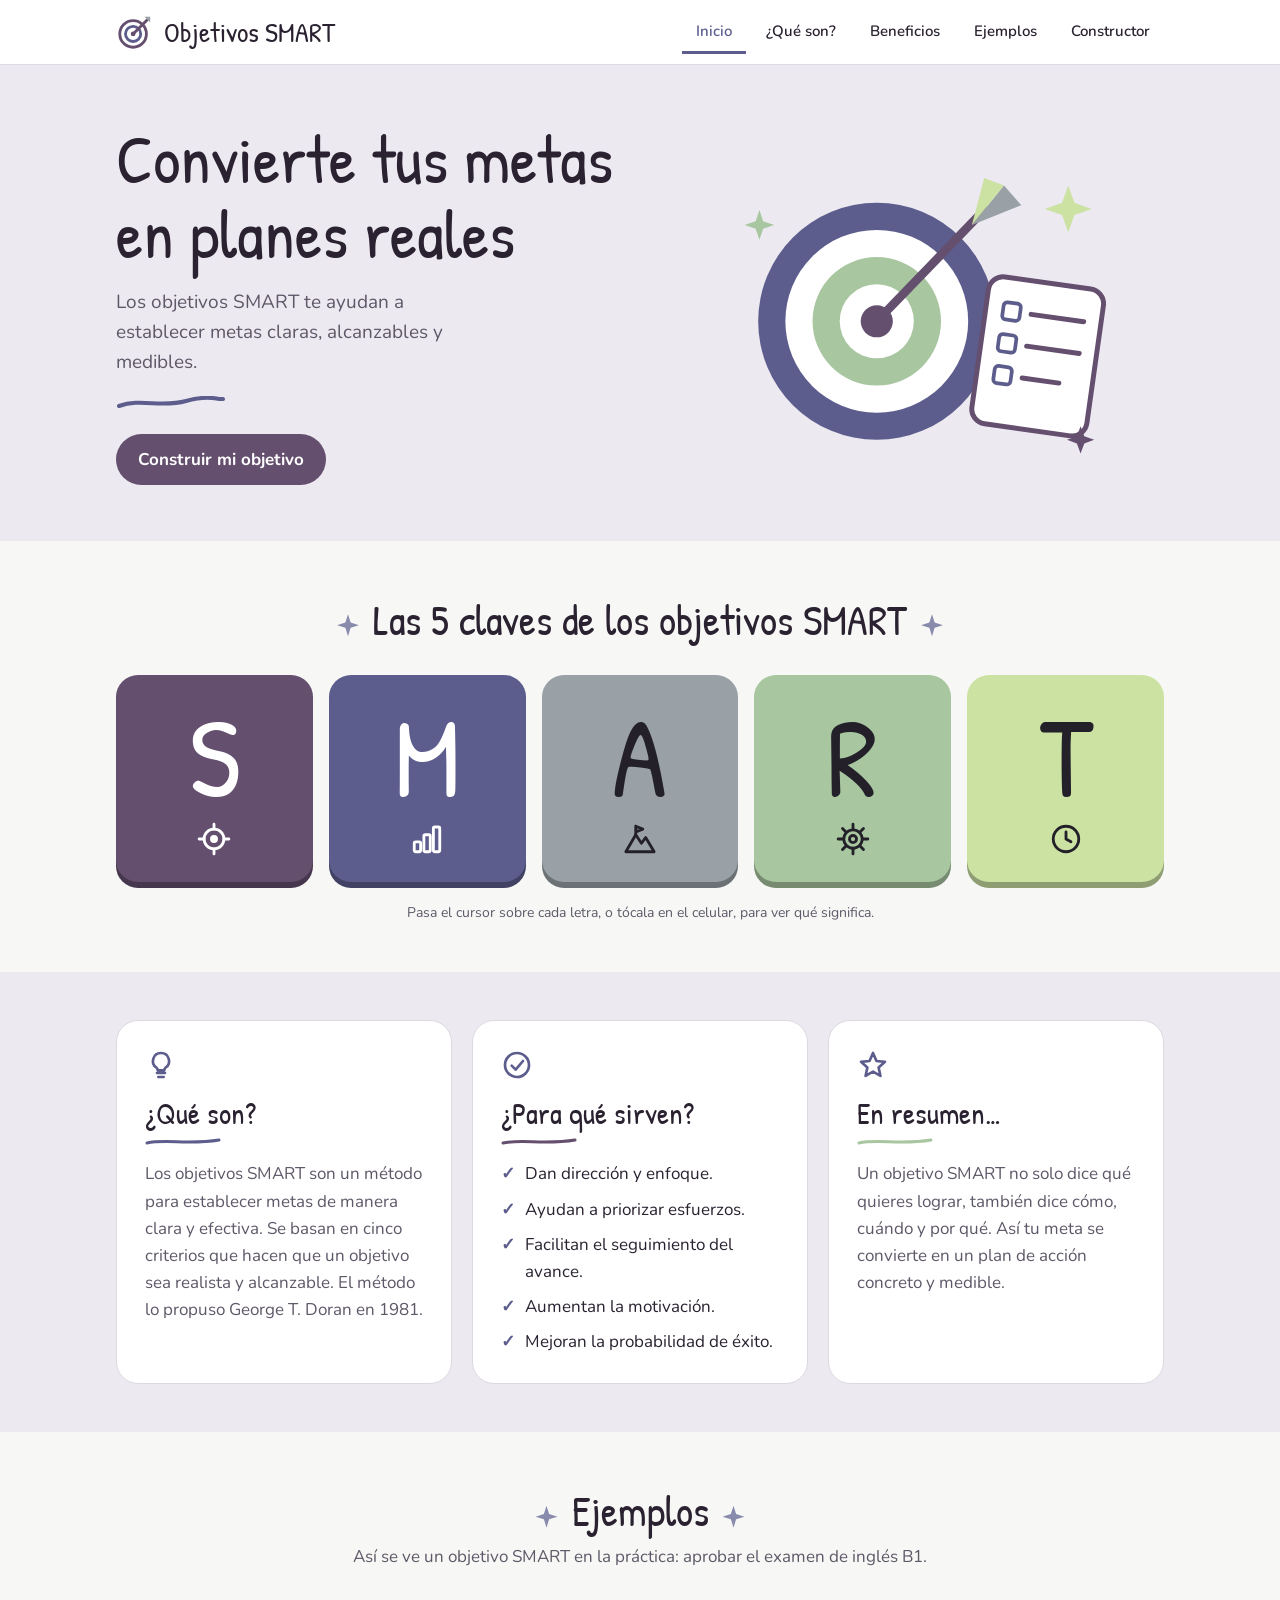
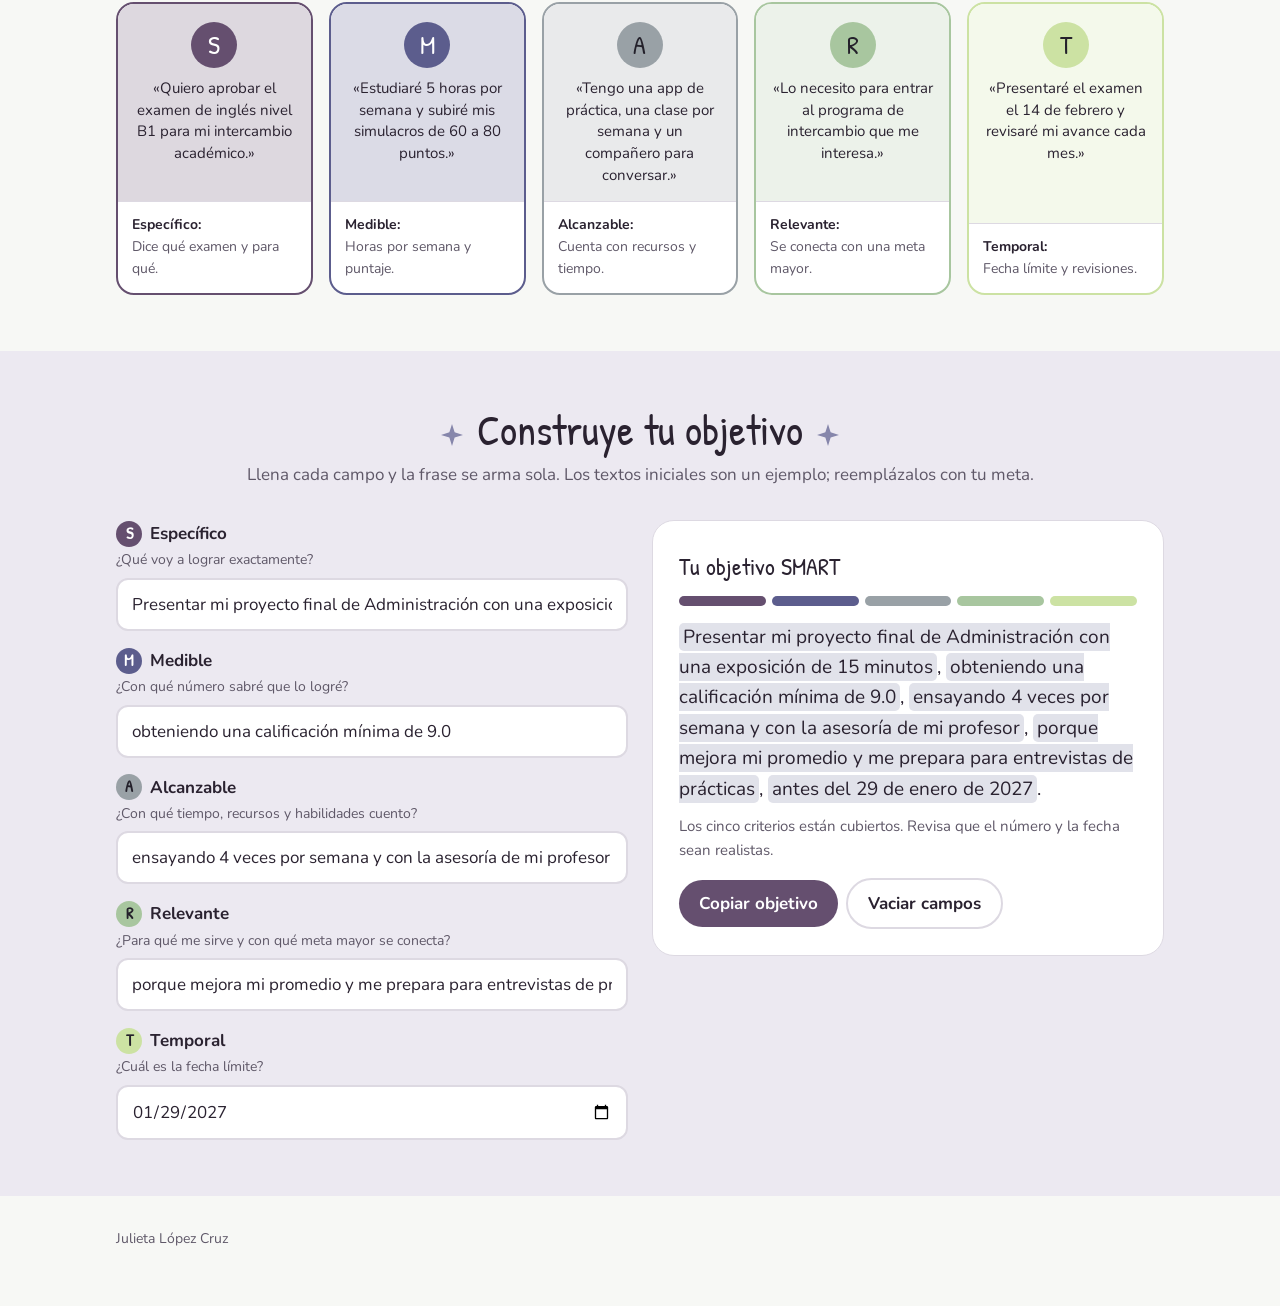
<file: index.html>
<!doctype html>
<html lang="es">
<head>
<meta charset="utf-8">
<meta name="viewport" content="width=device-width, initial-scale=1, viewport-fit=cover">
<title>Objetivos SMART</title>
<link rel="preconnect" href="https://fonts.googleapis.com">
<link rel="preconnect" href="https://fonts.gstatic.com" crossorigin>
<link rel="stylesheet" href="https://fonts.googleapis.com/css2?family=Nunito:wght@400;600;700;800&family=Patrick+Hand&display=swap">
<link rel="stylesheet" href="styles.css">
</head>
<body>

<header class="topbar">
  <div class="wrap">
    <a class="brand" href="#inicio" aria-label="Objetivos SMART, inicio">
      <svg viewBox="0 0 40 40" aria-hidden="true">
        <circle cx="18" cy="22" r="14" fill="none" stroke="#654f6f" stroke-width="3"/>
        <circle cx="18" cy="22" r="8" fill="none" stroke="#5c5d8d" stroke-width="3"/>
        <circle cx="18" cy="22" r="2.5" fill="#654f6f"/>
        <path d="M18 22 L33 7" stroke="#654f6f" stroke-width="3" stroke-linecap="round"/>
        <path d="M30 4 L36 4 L36 10 Z" fill="#99a1a6"/>
      </svg>
      Objetivos SMART
    </a>
    <nav class="nav" id="nav" aria-label="Secciones">
      <a href="#inicio" aria-current="true">Inicio</a>
      <a href="#que-son">¿Qué son?</a>
      <a href="#beneficios">Beneficios</a>
      <a href="#ejemplos">Ejemplos</a>
      <a href="#constructor">Constructor</a>
    </nav>
  </div>
</header>

<main>
  <section class="hero" id="inicio">
    <div class="wrap">
      <div class="copy">
        <h1>Convierte tus metas en planes reales</h1>
        <p class="lede">Los objetivos SMART te ayudan a establecer metas claras, alcanzables y medibles.</p>
        <svg class="squiggle" viewBox="0 0 110 14" aria-hidden="true"><path d="M3 10 C 25 2, 45 12, 70 5 S 100 4, 107 3" fill="none" stroke="#5c5d8d" stroke-width="4" stroke-linecap="round"/></svg>
        <a class="cta" href="#constructor">Construir mi objetivo</a>
      </div>
      <div class="art">
        <svg viewBox="0 0 340 270" role="img" aria-label="Diana con una flecha y una lista de verificación">
          <circle cx="135" cy="150" r="96" fill="#5c5d8d"/>
          <circle cx="135" cy="150" r="74" fill="#ffffff"/>
          <circle cx="135" cy="150" r="52" fill="#a8c69f"/>
          <circle cx="135" cy="150" r="30" fill="#ffffff"/>
          <circle cx="135" cy="150" r="13" fill="#654f6f"/>
          <path d="M135 150 L222 60" stroke="#654f6f" stroke-width="7" stroke-linecap="round"/>
          <polygon points="212,72 238,40 252,56" fill="#99a1a6"/>
          <polygon points="212,72 238,40 222,34" fill="#cce2a3"/>
          <g transform="rotate(8 262 180)">
            <rect x="218" y="118" width="94" height="120" rx="12" fill="#ffffff" stroke="#654f6f" stroke-width="4"/>
            <rect x="232" y="138" width="14" height="14" rx="3" fill="none" stroke="#5c5d8d" stroke-width="3"/>
            <rect x="232" y="164" width="14" height="14" rx="3" fill="none" stroke="#5c5d8d" stroke-width="3"/>
            <rect x="232" y="190" width="14" height="14" rx="3" fill="none" stroke="#5c5d8d" stroke-width="3"/>
            <path d="M255 145 H298 M255 171 H298 M255 197 H285" stroke="#654f6f" stroke-width="4" stroke-linecap="round"/>
          </g>
          <path d="M290 40 l5 14 l14 5 l-14 5 l-5 14 l-5 -14 l-14 -5 l14 -5 z" fill="#cce2a3"/>
          <path d="M40 60 l3 9 l9 3 l-9 3 l-3 9 l-3 -9 l-9 -3 l9 -3 z" fill="#a8c69f"/>
          <path d="M300 235 l3 8 l8 3 l-8 3 l-3 8 l-3 -8 l-8 -3 l8 -3 z" fill="#654f6f"/>
        </svg>
      </div>
    </div>
  </section>

  <section class="keys-sec" id="que-son">
    <div class="wrap">
      <h2 class="sec-title">Las 5 claves de los objetivos SMART</h2>
      <div class="keys" id="keys">
        <button class="key k-s" type="button" aria-label="S, Específico (Specific)">
          <span class="face front"><span class="letter">S</span>
            <svg viewBox="0 0 24 24" aria-hidden="true"><circle cx="12" cy="12" r="7"/><circle cx="12" cy="12" r="1.8" fill="currentColor"/><path d="M12 1.5 V5 M12 19 V22.5 M1.5 12 H5 M19 12 H22.5"/></svg></span>
          <span class="face back"><span class="word">Específico</span><span class="en">Specific</span></span>
        </button>
        <button class="key k-m" type="button" aria-label="M, Medible (Measurable)">
          <span class="face front"><span class="letter">M</span>
            <svg viewBox="0 0 24 24" aria-hidden="true"><rect x="3" y="14" width="4.5" height="7" rx="1"/><rect x="9.8" y="9" width="4.5" height="12" rx="1"/><rect x="16.5" y="3.5" width="4.5" height="17.5" rx="1"/></svg></span>
          <span class="face back"><span class="word">Medible</span><span class="en">Measurable</span></span>
        </button>
        <button class="key k-a" type="button" aria-label="A, Alcanzable (Achievable)">
          <span class="face front"><span class="letter">A</span>
            <svg viewBox="0 0 24 24" aria-hidden="true"><path d="M2 21 L9 9 L13 15 L16 11 L22 21 Z"/><path d="M9 9 V3 M9 3 L14 5 L9 7"/></svg></span>
          <span class="face back"><span class="word">Alcanzable</span><span class="en">Achievable</span></span>
        </button>
        <button class="key k-r" type="button" aria-label="R, Relevante (Relevant)">
          <span class="face front"><span class="letter">R</span>
            <svg viewBox="0 0 24 24" aria-hidden="true"><circle cx="12" cy="12" r="6.5"/><circle cx="12" cy="12" r="2.5"/><path d="M19 12 H22.5 M16.95 16.95 L19.4 19.4 M12 19 V22.5 M7.05 16.95 L4.6 19.4 M5 12 H1.5 M7.05 7.05 L4.6 4.6 M12 5 V1.5 M16.95 7.05 L19.4 4.6"/></svg></span>
          <span class="face back"><span class="word">Relevante</span><span class="en">Relevant</span></span>
        </button>
        <button class="key k-t" type="button" aria-label="T, Temporal (Time-bound)">
          <span class="face front"><span class="letter">T</span>
            <svg viewBox="0 0 24 24" aria-hidden="true"><circle cx="12" cy="12" r="9"/><path d="M12 7 V12 L15.5 14"/></svg></span>
          <span class="face back"><span class="word">Temporal</span><span class="en">Time-bound</span></span>
        </button>
      </div>
      <p class="keys-hint">Pasa el cursor sobre cada letra, o tócala en el celular, para ver qué significa.</p>
    </div>
  </section>

  <section class="info-sec" id="beneficios">
    <div class="wrap info">
      <article class="card">
        <svg class="ico" viewBox="0 0 24 24" aria-hidden="true"><path d="M9 18 H15 M10 21 H14 M12 3 a6 6 0 0 0 -3.5 10.9 c.7.6 1 1.3 1 2.1 H14.5 c0-.8.3-1.5 1-2.1 A6 6 0 0 0 12 3 Z"/></svg>
        <h3>¿Qué son?</h3>
        <svg class="line" viewBox="0 0 76 8" aria-hidden="true"><path d="M2 5 C 20 1, 45 7, 74 2" fill="none" stroke="#5c5d8d" stroke-width="3" stroke-linecap="round"/></svg>
        <p>Los objetivos SMART son un método para establecer metas de manera clara y efectiva. Se basan en cinco criterios que hacen que un objetivo sea realista y alcanzable. El método lo propuso George T. Doran en 1981.</p>
      </article>
      <article class="card">
        <svg class="ico" viewBox="0 0 24 24" aria-hidden="true"><circle cx="12" cy="12" r="9"/><path d="M8 12.5 L11 15.5 L16.5 9"/></svg>
        <h3>¿Para qué sirven?</h3>
        <svg class="line" viewBox="0 0 76 8" aria-hidden="true"><path d="M2 5 C 20 1, 45 7, 74 2" fill="none" stroke="#654f6f" stroke-width="3" stroke-linecap="round"/></svg>
        <ul>
          <li>Dan dirección y enfoque.</li>
          <li>Ayudan a priorizar esfuerzos.</li>
          <li>Facilitan el seguimiento del avance.</li>
          <li>Aumentan la motivación.</li>
          <li>Mejoran la probabilidad de éxito.</li>
        </ul>
      </article>
      <article class="card">
        <svg class="ico" viewBox="0 0 24 24" aria-hidden="true"><path d="M12 3 L14.6 9 L21 9.6 L16.2 13.9 L17.6 20.2 L12 17 L6.4 20.2 L7.8 13.9 L3 9.6 L9.4 9 Z"/></svg>
        <h3>En resumen…</h3>
        <svg class="line" viewBox="0 0 76 8" aria-hidden="true"><path d="M2 5 C 20 1, 45 7, 74 2" fill="none" stroke="#a8c69f" stroke-width="3" stroke-linecap="round"/></svg>
        <p>Un objetivo SMART no solo dice qué quieres lograr, también dice cómo, cuándo y por qué. Así tu meta se convierte en un plan de acción concreto y medible.</p>
      </article>
    </div>
  </section>

  <section class="ex-sec" id="ejemplos">
    <div class="wrap">
      <h2 class="sec-title">Ejemplos</h2>
      <p class="sec-sub">Así se ve un objetivo SMART en la práctica: aprobar el examen de inglés B1.</p>
      <div class="examples">
        <article class="ex k-s">
          <div class="head"><div class="dot">S</div><p class="quote">«Quiero aprobar el examen de inglés nivel B1 para mi intercambio académico.»</p></div>
          <p class="why"><b>Específico:</b>Dice qué examen y para qué.</p>
        </article>
        <article class="ex k-m">
          <div class="head"><div class="dot">M</div><p class="quote">«Estudiaré 5 horas por semana y subiré mis simulacros de 60 a 80 puntos.»</p></div>
          <p class="why"><b>Medible:</b>Horas por semana y puntaje.</p>
        </article>
        <article class="ex k-a">
          <div class="head"><div class="dot">A</div><p class="quote">«Tengo una app de práctica, una clase por semana y un compañero para conversar.»</p></div>
          <p class="why"><b>Alcanzable:</b>Cuenta con recursos y tiempo.</p>
        </article>
        <article class="ex k-r">
          <div class="head"><div class="dot">R</div><p class="quote">«Lo necesito para entrar al programa de intercambio que me interesa.»</p></div>
          <p class="why"><b>Relevante:</b>Se conecta con una meta mayor.</p>
        </article>
        <article class="ex k-t">
          <div class="head"><div class="dot">T</div><p class="quote">«Presentaré el examen el 14 de febrero y revisaré mi avance cada mes.»</p></div>
          <p class="why"><b>Temporal:</b>Fecha límite y revisiones.</p>
        </article>
      </div>
    </div>
  </section>

  <section class="build-sec" id="constructor">
    <div class="wrap">
      <h2 class="sec-title">Construye tu objetivo</h2>
      <p class="sec-sub">Llena cada campo y la frase se arma sola. Los textos iniciales son un ejemplo; reemplázalos con tu meta.</p>
      <div class="builder">
        <div class="fields">
          <div class="field k-s">
            <label for="f-s"><i>S</i> Específico</label>
            <small>¿Qué voy a lograr exactamente?</small>
            <input type="text" id="f-s" value="Presentar mi proyecto final de Administración con una exposición de 15 minutos">
          </div>
          <div class="field k-m">
            <label for="f-m"><i>M</i> Medible</label>
            <small>¿Con qué número sabré que lo logré?</small>
            <input type="text" id="f-m" value="obteniendo una calificación mínima de 9.0">
          </div>
          <div class="field k-a">
            <label for="f-a"><i>A</i> Alcanzable</label>
            <small>¿Con qué tiempo, recursos y habilidades cuento?</small>
            <input type="text" id="f-a" value="ensayando 4 veces por semana y con la asesoría de mi profesor">
          </div>
          <div class="field k-r">
            <label for="f-r"><i>R</i> Relevante</label>
            <small>¿Para qué me sirve y con qué meta mayor se conecta?</small>
            <input type="text" id="f-r" value="porque mejora mi promedio y me prepara para entrevistas de prácticas">
          </div>
          <div class="field k-t">
            <label for="f-t"><i>T</i> Temporal</label>
            <small>¿Cuál es la fecha límite?</small>
            <input type="date" id="f-t">
          </div>
        </div>
        <div class="result">
          <p class="tag">Tu objetivo SMART</p>
          <div class="meter" id="meter" aria-hidden="true">
            <span class="k-s"></span><span class="k-m"></span><span class="k-a"></span><span class="k-r"></span><span class="k-t"></span>
          </div>
          <p class="generated" id="generated"></p>
          <p class="status" id="status" role="status"></p>
          <div>
            <button class="btn" id="copy" type="button">Copiar objetivo</button><button class="btn ghost" id="clear" type="button">Vaciar campos</button>
          </div>
        </div>
      </div>
    </div>
  </section>
</main>

<footer>
  <div class="wrap">
    <p class="ref">Julieta López Cruz<i></i></p>
  </div>
</footer>

<script>
(function () {
  var KEYS = ["S", "M", "A", "R", "T"];

  /* Tarjetas S M A R T: en pantallas táctiles se voltean al tocar */
  document.querySelectorAll(".key").forEach(function (b) {
    b.addEventListener("click", function () { b.classList.toggle("flipped"); });
  });

  /* Menú: marca la sección visible */
  var links = document.querySelectorAll("#nav a");
  var map = {};
  links.forEach(function (a) { map[a.getAttribute("href").slice(1)] = a; });
  function mark(id) {
    links.forEach(function (a) { a.removeAttribute("aria-current"); });
    if (map[id]) map[id].setAttribute("aria-current", "true");
  }
  if ("IntersectionObserver" in window) {
    var obs = new IntersectionObserver(function (entries) {
      entries.forEach(function (e) { if (e.isIntersecting) mark(e.target.id); });
    }, { rootMargin: "-40% 0px -55% 0px" });
    ["inicio", "que-son", "beneficios", "ejemplos", "constructor"].forEach(function (id) {
      var s = document.getElementById(id); if (s) obs.observe(s);
    });
  }

  /* Constructor */
  var ids = { S: "f-s", M: "f-m", A: "f-a", R: "f-r", T: "f-t" };
  var el = {};
  KEYS.forEach(function (k) { el[k] = document.getElementById(ids[k]); });
  var gen = document.getElementById("generated");
  var status = document.getElementById("status");
  var meterSpans = document.querySelectorAll("#meter span");
  var plain = "";
  var NAMES = { S: "específico", M: "medible", A: "alcanzable", R: "relevante", T: "temporal" };

  (function setDefaultDate() {
    var d = new Date(); d.setDate(d.getDate() + 56);
    var m = String(d.getMonth() + 1).padStart(2, "0"), day = String(d.getDate()).padStart(2, "0");
    el.T.value = d.getFullYear() + "-" + m + "-" + day;
  })();

  function esc(s) { return s.replace(/[&<>]/g, function (c) { return { "&": "&amp;", "<": "&lt;", ">": "&gt;" }[c]; }); }
  function trimEnd(s) { return s.trim().replace(/[.,;:\s]+$/, ""); }
  function fmtDate(v) {
    if (!v) return "";
    var p = v.split("-");
    var meses = ["enero", "febrero", "marzo", "abril", "mayo", "junio", "julio", "agosto", "septiembre", "octubre", "noviembre", "diciembre"];
    return parseInt(p[2], 10) + " de " + meses[parseInt(p[1], 10) - 1] + " de " + p[0];
  }

  function build() {
    var v = {
      S: trimEnd(el.S.value), M: trimEnd(el.M.value), A: trimEnd(el.A.value),
      R: trimEnd(el.R.value), T: fmtDate(el.T.value)
    };
    var filled = 0, missing = [];
    KEYS.forEach(function (k, i) {
      var on = !!v[k];
      meterSpans[i].classList.toggle("on", on);
      if (on) filled++; else missing.push(NAMES[k]);
    });
    var order = [v.S, v.M, v.A, v.R, v.T ? "antes del " + v.T : ""];
    var seq = order.filter(function (t) { return t; });
    if (!seq.length) {
      plain = ""; gen.textContent = "Escribe en los campos para armar tu objetivo.";
    } else {
      var first = seq[0].charAt(0).toUpperCase() + seq[0].slice(1);
      var all = [first].concat(seq.slice(1));
      plain = all.join(", ") + ".";
      gen.innerHTML = all.map(function (t) { return "<em>" + esc(t) + "</em>"; }).join(", ") + ".";
    }
    status.textContent = filled === 5
      ? "Los cinco criterios están cubiertos. Revisa que el número y la fecha sean realistas."
      : "Faltan: " + missing.join(", ") + ".";
  }
  KEYS.forEach(function (k) { el[k].addEventListener("input", build); });
  build();

  document.getElementById("copy").addEventListener("click", function () {
    var btn = this;
    function done(t) { btn.textContent = t; setTimeout(function () { btn.textContent = "Copiar objetivo"; }, 1800); }
    if (!plain) { done("Escribe algo primero"); return; }
    function fallback() {
      var r = document.createRange(); r.selectNodeContents(gen);
      var s = window.getSelection(); s.removeAllRanges(); s.addRange(r);
      done("Texto seleccionado, copia con Ctrl+C");
    }
    try {
      navigator.clipboard.writeText(plain).then(function () { done("Copiado"); }, fallback);
    } catch (e) { fallback(); }
  });
  document.getElementById("clear").addEventListener("click", function () {
    KEYS.forEach(function (k) { el[k].value = ""; });
    build(); el.S.focus();
  });
})();
</script>
</body>
</html>
</file>
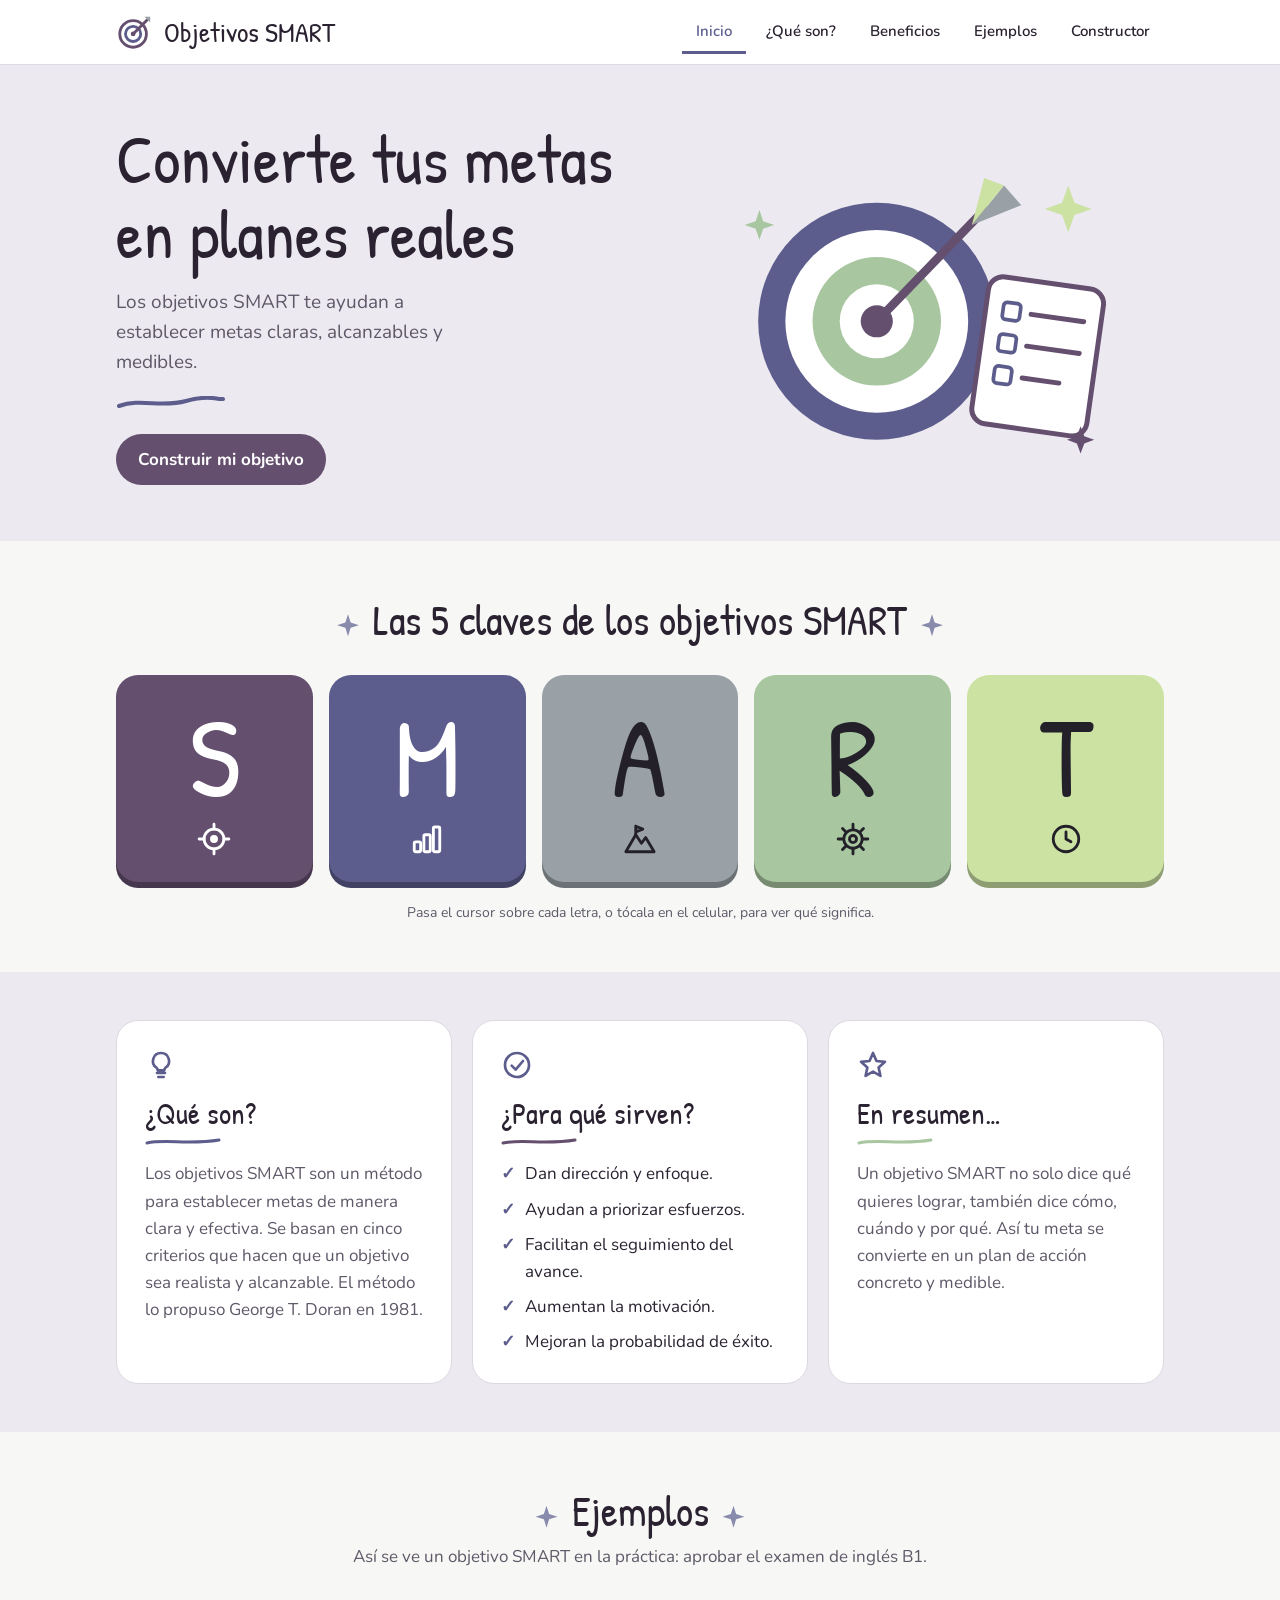
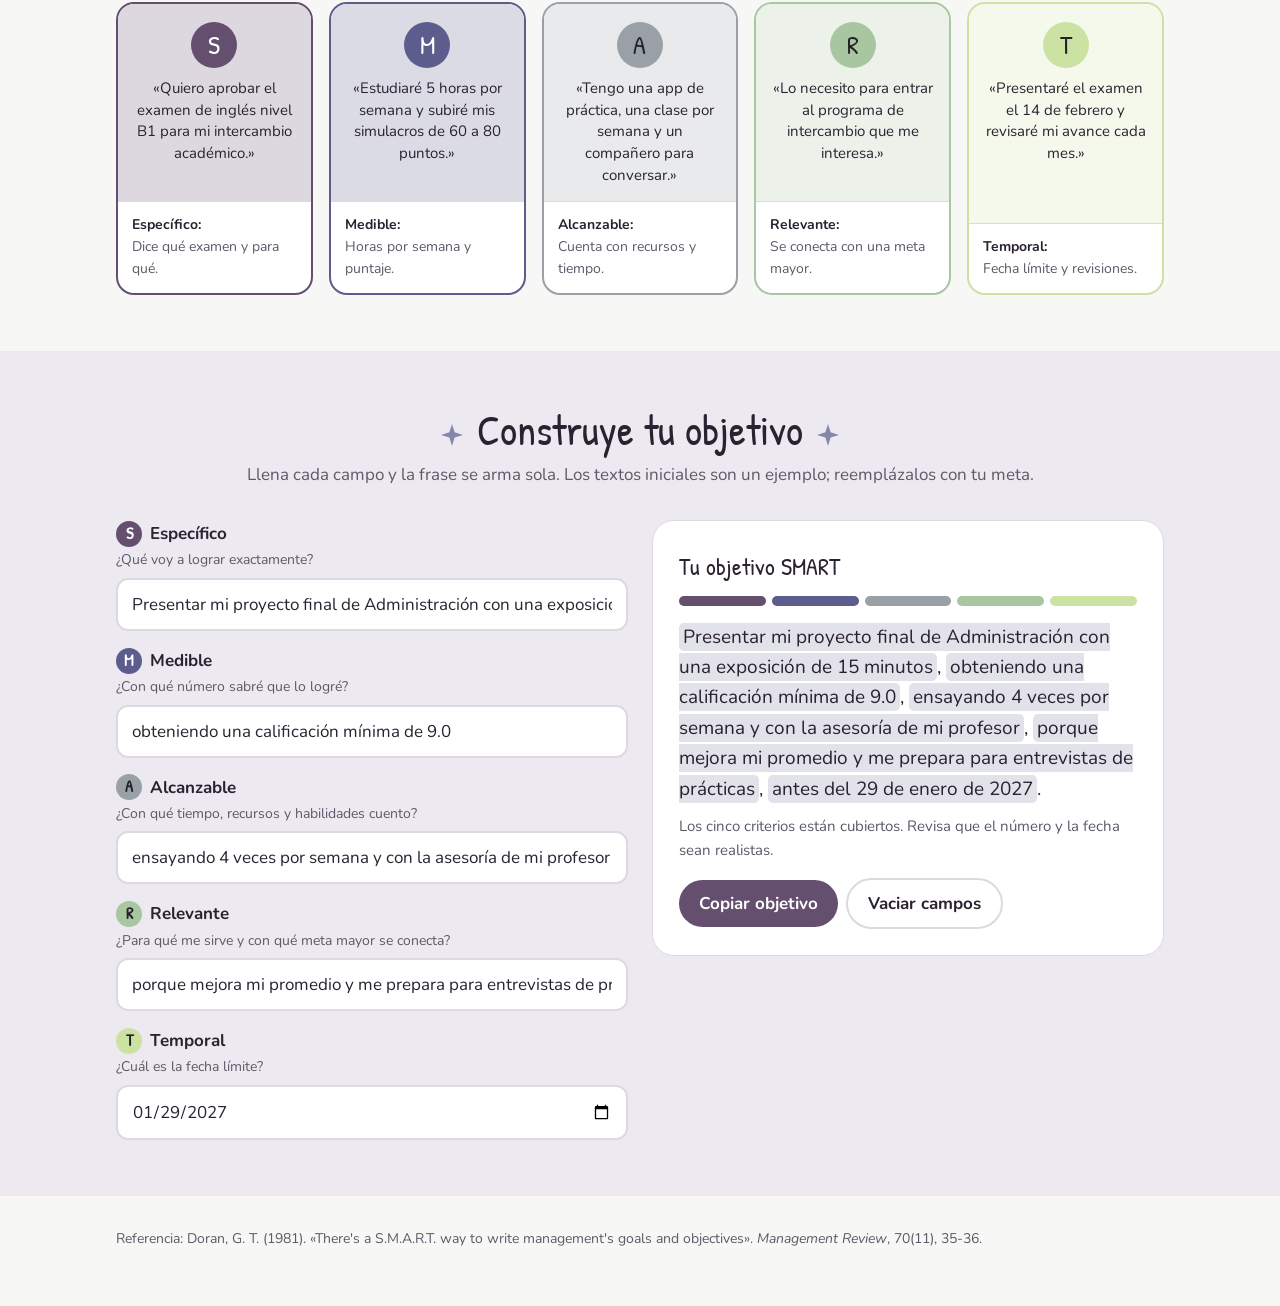
<file: index (2).html>
<!doctype html>
<html lang="es">
<head>
<meta charset="utf-8">
<meta name="viewport" content="width=device-width, initial-scale=1, viewport-fit=cover">
<title>Objetivos SMART</title>
<link rel="preconnect" href="https://fonts.googleapis.com">
<link rel="preconnect" href="https://fonts.gstatic.com" crossorigin>
<link rel="stylesheet" href="https://fonts.googleapis.com/css2?family=Nunito:wght@400;600;700;800&family=Patrick+Hand&display=swap">
<link rel="stylesheet" href="styles.css">
</head>
<body>

<header class="topbar">
  <div class="wrap">
    <a class="brand" href="#inicio" aria-label="Objetivos SMART, inicio">
      <svg viewBox="0 0 40 40" aria-hidden="true">
        <circle cx="18" cy="22" r="14" fill="none" stroke="#654f6f" stroke-width="3"/>
        <circle cx="18" cy="22" r="8" fill="none" stroke="#5c5d8d" stroke-width="3"/>
        <circle cx="18" cy="22" r="2.5" fill="#654f6f"/>
        <path d="M18 22 L33 7" stroke="#654f6f" stroke-width="3" stroke-linecap="round"/>
        <path d="M30 4 L36 4 L36 10 Z" fill="#99a1a6"/>
      </svg>
      Objetivos SMART
    </a>
    <nav class="nav" id="nav" aria-label="Secciones">
      <a href="#inicio" aria-current="true">Inicio</a>
      <a href="#que-son">¿Qué son?</a>
      <a href="#beneficios">Beneficios</a>
      <a href="#ejemplos">Ejemplos</a>
      <a href="#constructor">Constructor</a>
    </nav>
  </div>
</header>

<main>
  <section class="hero" id="inicio">
    <div class="wrap">
      <div class="copy">
        <h1>Convierte tus metas en planes reales</h1>
        <p class="lede">Los objetivos SMART te ayudan a establecer metas claras, alcanzables y medibles.</p>
        <svg class="squiggle" viewBox="0 0 110 14" aria-hidden="true"><path d="M3 10 C 25 2, 45 12, 70 5 S 100 4, 107 3" fill="none" stroke="#5c5d8d" stroke-width="4" stroke-linecap="round"/></svg>
        <a class="cta" href="#constructor">Construir mi objetivo</a>
      </div>
      <div class="art">
        <svg viewBox="0 0 340 270" role="img" aria-label="Diana con una flecha y una lista de verificación">
          <circle cx="135" cy="150" r="96" fill="#5c5d8d"/>
          <circle cx="135" cy="150" r="74" fill="#ffffff"/>
          <circle cx="135" cy="150" r="52" fill="#a8c69f"/>
          <circle cx="135" cy="150" r="30" fill="#ffffff"/>
          <circle cx="135" cy="150" r="13" fill="#654f6f"/>
          <path d="M135 150 L222 60" stroke="#654f6f" stroke-width="7" stroke-linecap="round"/>
          <polygon points="212,72 238,40 252,56" fill="#99a1a6"/>
          <polygon points="212,72 238,40 222,34" fill="#cce2a3"/>
          <g transform="rotate(8 262 180)">
            <rect x="218" y="118" width="94" height="120" rx="12" fill="#ffffff" stroke="#654f6f" stroke-width="4"/>
            <rect x="232" y="138" width="14" height="14" rx="3" fill="none" stroke="#5c5d8d" stroke-width="3"/>
            <rect x="232" y="164" width="14" height="14" rx="3" fill="none" stroke="#5c5d8d" stroke-width="3"/>
            <rect x="232" y="190" width="14" height="14" rx="3" fill="none" stroke="#5c5d8d" stroke-width="3"/>
            <path d="M255 145 H298 M255 171 H298 M255 197 H285" stroke="#654f6f" stroke-width="4" stroke-linecap="round"/>
          </g>
          <path d="M290 40 l5 14 l14 5 l-14 5 l-5 14 l-5 -14 l-14 -5 l14 -5 z" fill="#cce2a3"/>
          <path d="M40 60 l3 9 l9 3 l-9 3 l-3 9 l-3 -9 l-9 -3 l9 -3 z" fill="#a8c69f"/>
          <path d="M300 235 l3 8 l8 3 l-8 3 l-3 8 l-3 -8 l-8 -3 l8 -3 z" fill="#654f6f"/>
        </svg>
      </div>
    </div>
  </section>

  <section class="keys-sec" id="que-son">
    <div class="wrap">
      <h2 class="sec-title">Las 5 claves de los objetivos SMART</h2>
      <div class="keys" id="keys">
        <button class="key k-s" type="button" aria-label="S, Específico (Specific)">
          <span class="face front"><span class="letter">S</span>
            <svg viewBox="0 0 24 24" aria-hidden="true"><circle cx="12" cy="12" r="7"/><circle cx="12" cy="12" r="1.8" fill="currentColor"/><path d="M12 1.5 V5 M12 19 V22.5 M1.5 12 H5 M19 12 H22.5"/></svg></span>
          <span class="face back"><span class="word">Específico</span><span class="en">Specific</span></span>
        </button>
        <button class="key k-m" type="button" aria-label="M, Medible (Measurable)">
          <span class="face front"><span class="letter">M</span>
            <svg viewBox="0 0 24 24" aria-hidden="true"><rect x="3" y="14" width="4.5" height="7" rx="1"/><rect x="9.8" y="9" width="4.5" height="12" rx="1"/><rect x="16.5" y="3.5" width="4.5" height="17.5" rx="1"/></svg></span>
          <span class="face back"><span class="word">Medible</span><span class="en">Measurable</span></span>
        </button>
        <button class="key k-a" type="button" aria-label="A, Alcanzable (Achievable)">
          <span class="face front"><span class="letter">A</span>
            <svg viewBox="0 0 24 24" aria-hidden="true"><path d="M2 21 L9 9 L13 15 L16 11 L22 21 Z"/><path d="M9 9 V3 M9 3 L14 5 L9 7"/></svg></span>
          <span class="face back"><span class="word">Alcanzable</span><span class="en">Achievable</span></span>
        </button>
        <button class="key k-r" type="button" aria-label="R, Relevante (Relevant)">
          <span class="face front"><span class="letter">R</span>
            <svg viewBox="0 0 24 24" aria-hidden="true"><circle cx="12" cy="12" r="6.5"/><circle cx="12" cy="12" r="2.5"/><path d="M19 12 H22.5 M16.95 16.95 L19.4 19.4 M12 19 V22.5 M7.05 16.95 L4.6 19.4 M5 12 H1.5 M7.05 7.05 L4.6 4.6 M12 5 V1.5 M16.95 7.05 L19.4 4.6"/></svg></span>
          <span class="face back"><span class="word">Relevante</span><span class="en">Relevant</span></span>
        </button>
        <button class="key k-t" type="button" aria-label="T, Temporal (Time-bound)">
          <span class="face front"><span class="letter">T</span>
            <svg viewBox="0 0 24 24" aria-hidden="true"><circle cx="12" cy="12" r="9"/><path d="M12 7 V12 L15.5 14"/></svg></span>
          <span class="face back"><span class="word">Temporal</span><span class="en">Time-bound</span></span>
        </button>
      </div>
      <p class="keys-hint">Pasa el cursor sobre cada letra, o tócala en el celular, para ver qué significa.</p>
    </div>
  </section>

  <section class="info-sec" id="beneficios">
    <div class="wrap info">
      <article class="card">
        <svg class="ico" viewBox="0 0 24 24" aria-hidden="true"><path d="M9 18 H15 M10 21 H14 M12 3 a6 6 0 0 0 -3.5 10.9 c.7.6 1 1.3 1 2.1 H14.5 c0-.8.3-1.5 1-2.1 A6 6 0 0 0 12 3 Z"/></svg>
        <h3>¿Qué son?</h3>
        <svg class="line" viewBox="0 0 76 8" aria-hidden="true"><path d="M2 5 C 20 1, 45 7, 74 2" fill="none" stroke="#5c5d8d" stroke-width="3" stroke-linecap="round"/></svg>
        <p>Los objetivos SMART son un método para establecer metas de manera clara y efectiva. Se basan en cinco criterios que hacen que un objetivo sea realista y alcanzable. El método lo propuso George T. Doran en 1981.</p>
      </article>
      <article class="card">
        <svg class="ico" viewBox="0 0 24 24" aria-hidden="true"><circle cx="12" cy="12" r="9"/><path d="M8 12.5 L11 15.5 L16.5 9"/></svg>
        <h3>¿Para qué sirven?</h3>
        <svg class="line" viewBox="0 0 76 8" aria-hidden="true"><path d="M2 5 C 20 1, 45 7, 74 2" fill="none" stroke="#654f6f" stroke-width="3" stroke-linecap="round"/></svg>
        <ul>
          <li>Dan dirección y enfoque.</li>
          <li>Ayudan a priorizar esfuerzos.</li>
          <li>Facilitan el seguimiento del avance.</li>
          <li>Aumentan la motivación.</li>
          <li>Mejoran la probabilidad de éxito.</li>
        </ul>
      </article>
      <article class="card">
        <svg class="ico" viewBox="0 0 24 24" aria-hidden="true"><path d="M12 3 L14.6 9 L21 9.6 L16.2 13.9 L17.6 20.2 L12 17 L6.4 20.2 L7.8 13.9 L3 9.6 L9.4 9 Z"/></svg>
        <h3>En resumen…</h3>
        <svg class="line" viewBox="0 0 76 8" aria-hidden="true"><path d="M2 5 C 20 1, 45 7, 74 2" fill="none" stroke="#a8c69f" stroke-width="3" stroke-linecap="round"/></svg>
        <p>Un objetivo SMART no solo dice qué quieres lograr, también dice cómo, cuándo y por qué. Así tu meta se convierte en un plan de acción concreto y medible.</p>
      </article>
    </div>
  </section>

  <section class="ex-sec" id="ejemplos">
    <div class="wrap">
      <h2 class="sec-title">Ejemplos</h2>
      <p class="sec-sub">Así se ve un objetivo SMART en la práctica: aprobar el examen de inglés B1.</p>
      <div class="examples">
        <article class="ex k-s">
          <div class="head"><div class="dot">S</div><p class="quote">«Quiero aprobar el examen de inglés nivel B1 para mi intercambio académico.»</p></div>
          <p class="why"><b>Específico:</b>Dice qué examen y para qué.</p>
        </article>
        <article class="ex k-m">
          <div class="head"><div class="dot">M</div><p class="quote">«Estudiaré 5 horas por semana y subiré mis simulacros de 60 a 80 puntos.»</p></div>
          <p class="why"><b>Medible:</b>Horas por semana y puntaje.</p>
        </article>
        <article class="ex k-a">
          <div class="head"><div class="dot">A</div><p class="quote">«Tengo una app de práctica, una clase por semana y un compañero para conversar.»</p></div>
          <p class="why"><b>Alcanzable:</b>Cuenta con recursos y tiempo.</p>
        </article>
        <article class="ex k-r">
          <div class="head"><div class="dot">R</div><p class="quote">«Lo necesito para entrar al programa de intercambio que me interesa.»</p></div>
          <p class="why"><b>Relevante:</b>Se conecta con una meta mayor.</p>
        </article>
        <article class="ex k-t">
          <div class="head"><div class="dot">T</div><p class="quote">«Presentaré el examen el 14 de febrero y revisaré mi avance cada mes.»</p></div>
          <p class="why"><b>Temporal:</b>Fecha límite y revisiones.</p>
        </article>
      </div>
    </div>
  </section>

  <section class="build-sec" id="constructor">
    <div class="wrap">
      <h2 class="sec-title">Construye tu objetivo</h2>
      <p class="sec-sub">Llena cada campo y la frase se arma sola. Los textos iniciales son un ejemplo; reemplázalos con tu meta.</p>
      <div class="builder">
        <div class="fields">
          <div class="field k-s">
            <label for="f-s"><i>S</i> Específico</label>
            <small>¿Qué voy a lograr exactamente?</small>
            <input type="text" id="f-s" value="Presentar mi proyecto final de Administración con una exposición de 15 minutos">
          </div>
          <div class="field k-m">
            <label for="f-m"><i>M</i> Medible</label>
            <small>¿Con qué número sabré que lo logré?</small>
            <input type="text" id="f-m" value="obteniendo una calificación mínima de 9.0">
          </div>
          <div class="field k-a">
            <label for="f-a"><i>A</i> Alcanzable</label>
            <small>¿Con qué tiempo, recursos y habilidades cuento?</small>
            <input type="text" id="f-a" value="ensayando 4 veces por semana y con la asesoría de mi profesor">
          </div>
          <div class="field k-r">
            <label for="f-r"><i>R</i> Relevante</label>
            <small>¿Para qué me sirve y con qué meta mayor se conecta?</small>
            <input type="text" id="f-r" value="porque mejora mi promedio y me prepara para entrevistas de prácticas">
          </div>
          <div class="field k-t">
            <label for="f-t"><i>T</i> Temporal</label>
            <small>¿Cuál es la fecha límite?</small>
            <input type="date" id="f-t">
          </div>
        </div>
        <div class="result">
          <p class="tag">Tu objetivo SMART</p>
          <div class="meter" id="meter" aria-hidden="true">
            <span class="k-s"></span><span class="k-m"></span><span class="k-a"></span><span class="k-r"></span><span class="k-t"></span>
          </div>
          <p class="generated" id="generated"></p>
          <p class="status" id="status" role="status"></p>
          <div>
            <button class="btn" id="copy" type="button">Copiar objetivo</button><button class="btn ghost" id="clear" type="button">Vaciar campos</button>
          </div>
        </div>
      </div>
    </div>
  </section>
</main>

<footer>
  <div class="wrap">
    <p class="ref">Referencia: Doran, G. T. (1981). «There's a S.M.A.R.T. way to write management's goals and objectives». <i>Management Review</i>, 70(11), 35-36.</p>
  </div>
</footer>

<script>
(function () {
  var KEYS = ["S", "M", "A", "R", "T"];

  /* Tarjetas S M A R T: en pantallas táctiles se voltean al tocar */
  document.querySelectorAll(".key").forEach(function (b) {
    b.addEventListener("click", function () { b.classList.toggle("flipped"); });
  });

  /* Menú: marca la sección visible */
  var links = document.querySelectorAll("#nav a");
  var map = {};
  links.forEach(function (a) { map[a.getAttribute("href").slice(1)] = a; });
  function mark(id) {
    links.forEach(function (a) { a.removeAttribute("aria-current"); });
    if (map[id]) map[id].setAttribute("aria-current", "true");
  }
  if ("IntersectionObserver" in window) {
    var obs = new IntersectionObserver(function (entries) {
      entries.forEach(function (e) { if (e.isIntersecting) mark(e.target.id); });
    }, { rootMargin: "-40% 0px -55% 0px" });
    ["inicio", "que-son", "beneficios", "ejemplos", "constructor"].forEach(function (id) {
      var s = document.getElementById(id); if (s) obs.observe(s);
    });
  }

  /* Constructor */
  var ids = { S: "f-s", M: "f-m", A: "f-a", R: "f-r", T: "f-t" };
  var el = {};
  KEYS.forEach(function (k) { el[k] = document.getElementById(ids[k]); });
  var gen = document.getElementById("generated");
  var status = document.getElementById("status");
  var meterSpans = document.querySelectorAll("#meter span");
  var plain = "";
  var NAMES = { S: "específico", M: "medible", A: "alcanzable", R: "relevante", T: "temporal" };

  (function setDefaultDate() {
    var d = new Date(); d.setDate(d.getDate() + 56);
    var m = String(d.getMonth() + 1).padStart(2, "0"), day = String(d.getDate()).padStart(2, "0");
    el.T.value = d.getFullYear() + "-" + m + "-" + day;
  })();

  function esc(s) { return s.replace(/[&<>]/g, function (c) { return { "&": "&amp;", "<": "&lt;", ">": "&gt;" }[c]; }); }
  function trimEnd(s) { return s.trim().replace(/[.,;:\s]+$/, ""); }
  function fmtDate(v) {
    if (!v) return "";
    var p = v.split("-");
    var meses = ["enero", "febrero", "marzo", "abril", "mayo", "junio", "julio", "agosto", "septiembre", "octubre", "noviembre", "diciembre"];
    return parseInt(p[2], 10) + " de " + meses[parseInt(p[1], 10) - 1] + " de " + p[0];
  }

  function build() {
    var v = {
      S: trimEnd(el.S.value), M: trimEnd(el.M.value), A: trimEnd(el.A.value),
      R: trimEnd(el.R.value), T: fmtDate(el.T.value)
    };
    var filled = 0, missing = [];
    KEYS.forEach(function (k, i) {
      var on = !!v[k];
      meterSpans[i].classList.toggle("on", on);
      if (on) filled++; else missing.push(NAMES[k]);
    });
    var order = [v.S, v.M, v.A, v.R, v.T ? "antes del " + v.T : ""];
    var seq = order.filter(function (t) { return t; });
    if (!seq.length) {
      plain = ""; gen.textContent = "Escribe en los campos para armar tu objetivo.";
    } else {
      var first = seq[0].charAt(0).toUpperCase() + seq[0].slice(1);
      var all = [first].concat(seq.slice(1));
      plain = all.join(", ") + ".";
      gen.innerHTML = all.map(function (t) { return "<em>" + esc(t) + "</em>"; }).join(", ") + ".";
    }
    status.textContent = filled === 5
      ? "Los cinco criterios están cubiertos. Revisa que el número y la fecha sean realistas."
      : "Faltan: " + missing.join(", ") + ".";
  }
  KEYS.forEach(function (k) { el[k].addEventListener("input", build); });
  build();

  document.getElementById("copy").addEventListener("click", function () {
    var btn = this;
    function done(t) { btn.textContent = t; setTimeout(function () { btn.textContent = "Copiar objetivo"; }, 1800); }
    if (!plain) { done("Escribe algo primero"); return; }
    function fallback() {
      var r = document.createRange(); r.selectNodeContents(gen);
      var s = window.getSelection(); s.removeAllRanges(); s.addRange(r);
      done("Texto seleccionado, copia con Ctrl+C");
    }
    try {
      navigator.clipboard.writeText(plain).then(function () { done("Copiado"); }, fallback);
    } catch (e) { fallback(); }
  });
  document.getElementById("clear").addEventListener("click", function () {
    KEYS.forEach(function (k) { el[k].value = ""; });
    build(); el.S.focus();
  });
})();
</script>
</body>
</html>
</file>
<file: styles.css>
/* Objetivos SMART — hoja de estilos
   Paleta: #654F6F  #5C5D8D  #99A1A6  #A8C69F  #CCE2A3 */

:root {
  color-scheme: light;
  --bg: #f7f8f5;
  --surface: #ffffff;
  --fg: #2a2230;
  --muted: #5f5868;
  --line: #ddd9e2;
  --hero-bg: #ece9f1;
  --accent: #654f6f;
  --on-accent: #ffffff;
  --link: #5c5d8d;
  --f-display: "Patrick Hand", "Comic Sans MS", "Segoe Print", cursive;
  --f-body: "Nunito", "Segoe UI", Arial, sans-serif;
  --f-mono: ui-monospace, Menlo, Consolas, monospace;

  /* una variable por letra: fondo y color de texto */
  --s-bg: #654f6f; --s-fg: #ffffff;
  --m-bg: #5c5d8d; --m-fg: #ffffff;
  --a-bg: #99a1a6; --a-fg: #23202a;
  --r-bg: #a8c69f; --r-fg: #23202a;
  --t-bg: #cce2a3; --t-fg: #23202a;
}
@media (prefers-color-scheme: dark) {
  :root {
    color-scheme: dark;
    --bg: #1d1824; --surface: #2a2332; --fg: #efeaf2; --muted: #b9b0c0; --line: #423a50;
    --hero-bg: #2a2538; --accent: #cce2a3; --on-accent: #23202a; --link: #cce2a3;
  }
}

* { box-sizing: border-box; }
html { scroll-behavior: smooth; -webkit-text-size-adjust: 100%; }
body {
  margin: 0;
  background: var(--bg);
  color: var(--fg);
  font-family: var(--f-body);
  font-size: 17px;
  line-height: 1.6;
}
h1, h2, h3 { font-family: var(--f-display); font-weight: 400; line-height: 1.1; margin: 0; text-wrap: balance; }
p { margin: 0; }
button { font: inherit; color: inherit; cursor: pointer; }
:focus-visible { outline: 3px solid var(--link); outline-offset: 3px; }
.wrap {
  max-width: 1080px; margin: 0 auto;
  padding-inline: max(16px, env(safe-area-inset-left, 0px)) max(16px, env(safe-area-inset-right, 0px));
}
section { scroll-margin-top: 76px; }

/* color por letra */
.k-s { --k-bg: var(--s-bg); --k-fg: var(--s-fg); }
.k-m { --k-bg: var(--m-bg); --k-fg: var(--m-fg); }
.k-a { --k-bg: var(--a-bg); --k-fg: var(--a-fg); }
.k-r { --k-bg: var(--r-bg); --k-fg: var(--r-fg); }
.k-t { --k-bg: var(--t-bg); --k-fg: var(--t-fg); }

/* Barra superior */
.topbar { position: sticky; top: 0; z-index: 20; background: color-mix(in srgb, var(--surface) 92%, transparent); backdrop-filter: blur(8px); border-bottom: 1px solid var(--line); }
.topbar .wrap { display: flex; align-items: center; justify-content: space-between; gap: 16px; min-height: 64px; }
.brand { display: flex; align-items: center; gap: 10px; font-family: var(--f-display); font-size: 28px; text-decoration: none; color: var(--fg); white-space: nowrap; }
.brand svg { width: 38px; height: 38px; flex: none; }
.nav { display: flex; gap: 6px; overflow-x: auto; scrollbar-width: none; }
.nav::-webkit-scrollbar { display: none; }
.nav a { padding: 8px 14px; text-decoration: none; color: var(--fg); font-weight: 600; font-size: 15px; border-bottom: 3px solid transparent; white-space: nowrap; }
.nav a:hover { color: var(--link); }
.nav a[aria-current="true"] { color: var(--link); border-bottom-color: var(--link); }

/* Portada */
.hero { background: var(--hero-bg); }
.hero .wrap { display: grid; grid-template-columns: 1.1fr 1fr; gap: 24px; align-items: center; padding-block: 56px; }
.hero .copy { min-width: 0; }
.hero h1 { font-size: clamp(42px, 7vw, 68px); }
.hero .lede { margin-top: 16px; max-width: 34ch; font-size: 19px; color: var(--muted); }
.squiggle { display: block; width: 110px; height: 14px; margin-top: 18px; }
.cta { display: inline-block; margin-top: 24px; padding: 12px 22px; border-radius: 999px; background: var(--accent); color: var(--on-accent); font-weight: 700; text-decoration: none; }
.hero .art { min-width: 0; }
.hero .art svg { width: 100%; max-width: 420px; height: auto; display: block; margin-inline: auto; }

/* Títulos de sección con destellos */
.sec-title { text-align: center; font-size: clamp(30px, 5vw, 42px); }
.sec-title::before, .sec-title::after { content: ""; display: inline-block; width: 22px; height: 22px; vertical-align: middle; background: var(--link); opacity: .7; clip-path: polygon(50% 0, 62% 38%, 100% 50%, 62% 62%, 50% 100%, 38% 62%, 0 50%, 38% 38%); }
.sec-title::before { margin-right: 14px; }
.sec-title::after { margin-left: 14px; }
.sec-sub { text-align: center; color: var(--muted); margin-top: 8px; }

/* Las 5 claves */
.keys-sec { padding-block: 56px 48px; }
.keys { display: grid; grid-template-columns: repeat(5, 1fr); gap: 16px; margin-top: 32px; }
.key {
  position: relative; aspect-ratio: 1 / 1.05; border: 0; border-radius: 22px; padding: 0; overflow: hidden;
  background: var(--k-bg); color: var(--k-fg);
  box-shadow: 0 6px 0 color-mix(in srgb, var(--k-bg) 70%, #000 30%);
  transition: transform .2s, box-shadow .2s;
}
.key:hover, .key.flipped { transform: translateY(3px); box-shadow: 0 3px 0 color-mix(in srgb, var(--k-bg) 70%, #000 30%); }
.face { position: absolute; inset: 0; display: flex; flex-direction: column; align-items: center; justify-content: center; gap: 10px; padding: 12px; transition: opacity .25s, transform .25s; }
.face.front .letter { font-family: var(--f-display); font-size: clamp(72px, 9vw, 112px); line-height: 1; }
.face.front svg { width: 34px; height: 34px; fill: none; stroke: currentColor; stroke-width: 2; stroke-linecap: round; stroke-linejoin: round; }
.face.back { opacity: 0; transform: translateY(10px); text-align: center; }
.face.back .word { font-family: var(--f-display); font-size: clamp(24px, 2.8vw, 32px); line-height: 1.1; overflow-wrap: anywhere; }
.face.back .en { font-family: var(--f-mono); font-size: 12px; letter-spacing: .1em; text-transform: uppercase; opacity: .8; }
@media (hover: hover) {
  .key:hover .front, .key:focus-visible .front { opacity: 0; transform: scale(.9); }
  .key:hover .back, .key:focus-visible .back { opacity: 1; transform: none; }
}
.key.flipped .front { opacity: 0; transform: scale(.9); }
.key.flipped .back { opacity: 1; transform: none; }
.keys-hint { text-align: center; color: var(--muted); font-size: 14px; margin-top: 20px; }

/* Tres tarjetas */
.info-sec { background: var(--hero-bg); padding-block: 48px; }
.info { display: grid; grid-template-columns: repeat(3, 1fr); gap: 20px; }
.card { background: var(--surface); border: 1px solid var(--line); border-radius: 22px; padding: 28px; min-width: 0; }
.card .ico { width: 32px; height: 32px; fill: none; stroke: var(--link); stroke-width: 2; stroke-linecap: round; stroke-linejoin: round; }
.card h3 { font-size: 30px; margin-top: 8px; }
.card .line { display: block; width: 76px; height: 8px; margin: 8px 0 14px; }
.card ul { list-style: none; margin: 0; padding: 0; display: grid; gap: 8px; }
.card li { display: flex; gap: 10px; align-items: baseline; }
.card li::before { content: "✓"; color: var(--link); font-weight: 800; }
.card p { color: var(--muted); }

/* Ejemplos */
.ex-sec { padding-block: 56px; }
.examples { display: grid; grid-template-columns: repeat(5, 1fr); gap: 16px; margin-top: 32px; }
.ex { background: var(--surface); border: 2px solid var(--k-bg); border-radius: 18px; overflow: hidden; display: flex; flex-direction: column; min-width: 0; }
.ex .head { background: color-mix(in srgb, var(--k-bg) 22%, var(--surface)); padding: 18px 14px 14px; text-align: center; flex: 1; }
.ex .dot { display: grid; place-items: center; width: 46px; height: 46px; margin: 0 auto 10px; border-radius: 50%; background: var(--k-bg); color: var(--k-fg); font-family: var(--f-display); font-size: 26px; }
.ex .quote { font-size: 15px; line-height: 1.45; }
.ex .why { padding: 12px 14px; font-size: 14px; color: var(--muted); border-top: 1px solid var(--line); }
.ex .why b { color: var(--fg); display: block; }

/* Constructor */
.build-sec { background: var(--hero-bg); padding-block: 56px; }
.builder { display: grid; grid-template-columns: 1fr 1fr; gap: 24px; margin-top: 32px; align-items: start; }
.builder > * { min-width: 0; }
.fields { display: grid; gap: 16px; }
.field label { display: flex; align-items: center; gap: 8px; font-weight: 700; margin-bottom: 2px; }
.field label i { font-style: normal; display: grid; place-items: center; width: 26px; height: 26px; border-radius: 50%; background: var(--k-bg); color: var(--k-fg); font-family: var(--f-display); font-size: 16px; }
.field small { display: block; color: var(--muted); font-size: 14px; margin-bottom: 6px; }
input[type="text"], input[type="date"] {
  width: 100%; padding: 11px 14px; border: 2px solid var(--line); border-radius: 12px;
  background: var(--surface); color: var(--fg); font: inherit;
}
input:focus { border-color: var(--link); }
.result { background: var(--surface); border: 1px solid var(--line); border-radius: 22px; padding: 26px; position: sticky; top: 84px; }
.result .tag { font-family: var(--f-display); font-size: 24px; }
.meter { display: flex; gap: 6px; margin: 10px 0 16px; }
.meter span { flex: 1; height: 10px; border-radius: 5px; background: var(--line); transition: background .2s; }
.meter span.on { background: var(--k-bg); }
.generated { font-size: 19px; line-height: 1.6; min-height: 7em; }
.generated em { font-style: normal; background: color-mix(in srgb, var(--link) 18%, transparent); padding: 1px 4px; border-radius: 5px; }
.status { margin-top: 10px; font-size: 15px; color: var(--muted); }
.btn { margin-top: 16px; padding: 10px 20px; border: 0; border-radius: 999px; background: var(--accent); color: var(--on-accent); font-weight: 700; }
.btn.ghost { background: transparent; color: var(--fg); border: 2px solid var(--line); margin-left: 8px; }

/* Pie */
footer { padding-block: 32px 56px; color: var(--muted); font-size: 14px; }

@media (max-width: 900px) {
  .keys, .examples { grid-template-columns: repeat(3, 1fr); }
  .info { grid-template-columns: 1fr; }
}
@media (max-width: 760px) {
  .hero .wrap { grid-template-columns: 1fr; padding-block: 36px; }
  .builder { grid-template-columns: 1fr; }
  .result { position: static; }
  .topbar .wrap { flex-wrap: wrap; padding-block: 8px; }
}
@media (max-width: 560px) {
  .keys, .examples { grid-template-columns: repeat(2, 1fr); }
  .brand { font-size: 24px; }
}
@media (prefers-reduced-motion: reduce) {
  html { scroll-behavior: auto; }
  * { transition: none !important; }
}
</file>
